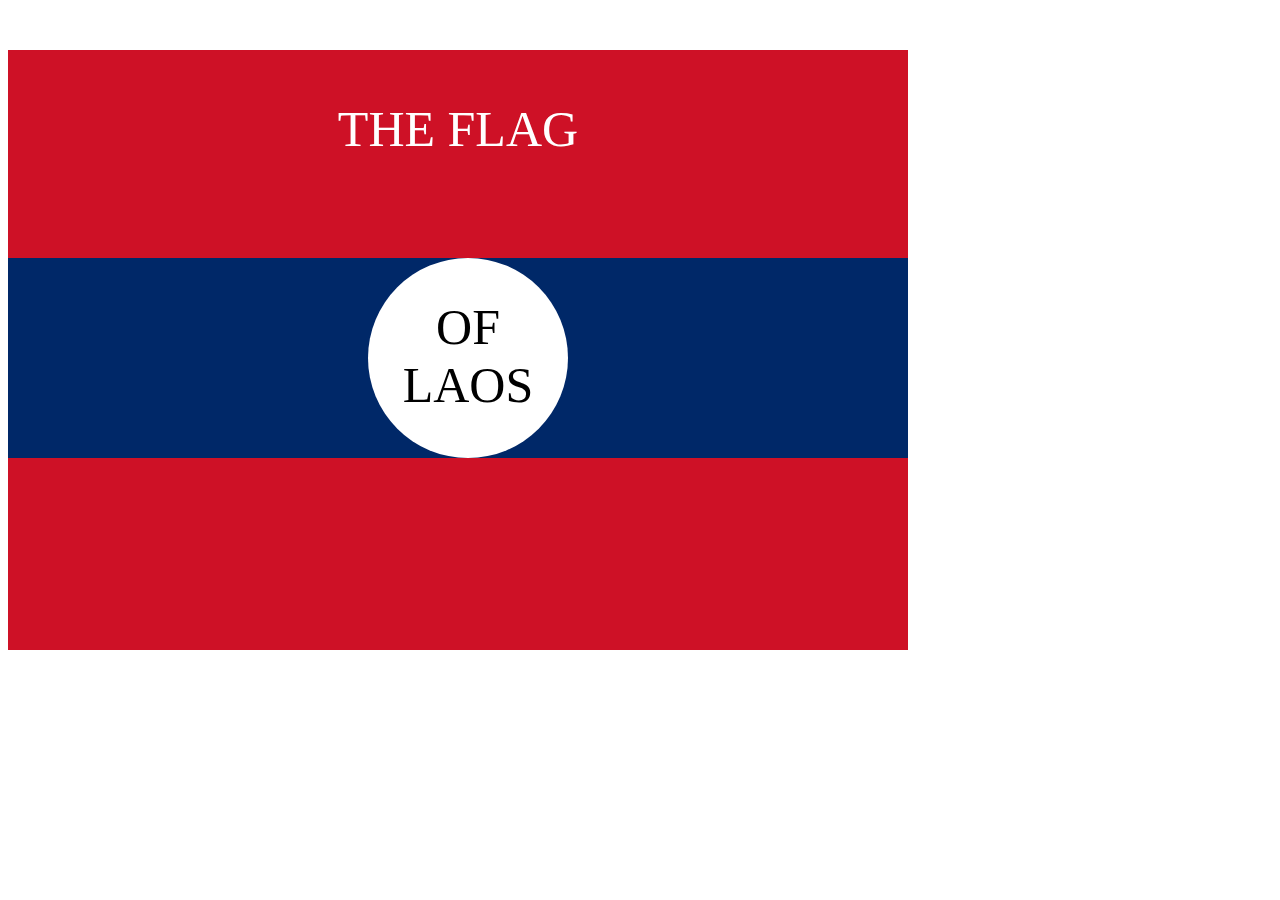
<file: Flag/index.html>
<!DOCTYPE html>
<html lang="en">

<head>
  <meta charset="UTF-8">
  <title>CSS Flag Project</title>
  <style>
    .flag{
      background-color: #CE1126;
      width:900px;
      height:600px;
      text-align:center;
      text-transform: uppercase;
      font-family: 'Times New Roman', Times, serif;
      font-size:50px;  }
    .flag p{
      text-align:center;
      position: relative;
      top:50px;
      left:auto;
      color:white;
    }
    .flag>div{
      background-color: #002868;
      width:900px;
      height:200px;
      position:relative;
      top:100px;

    }
    .circle{
      width:200px;
      height:200px;
      border-radius: 50%;
      position:relative;
      top:0px;
      left:360px;
      background-color: white;
    }
    .circle p{
      text-align:center;
      position: relative;
      color:black;
      top:40px;
      left:auto;
    }

  </style>
</head>

<body>
  <div class="flag">
    <p>The Flag</p>
    <div>

      <div class="circle">
        <p>of Laos</p>
      </div>
    </div>
  </div>
</body>

</html>
</file>
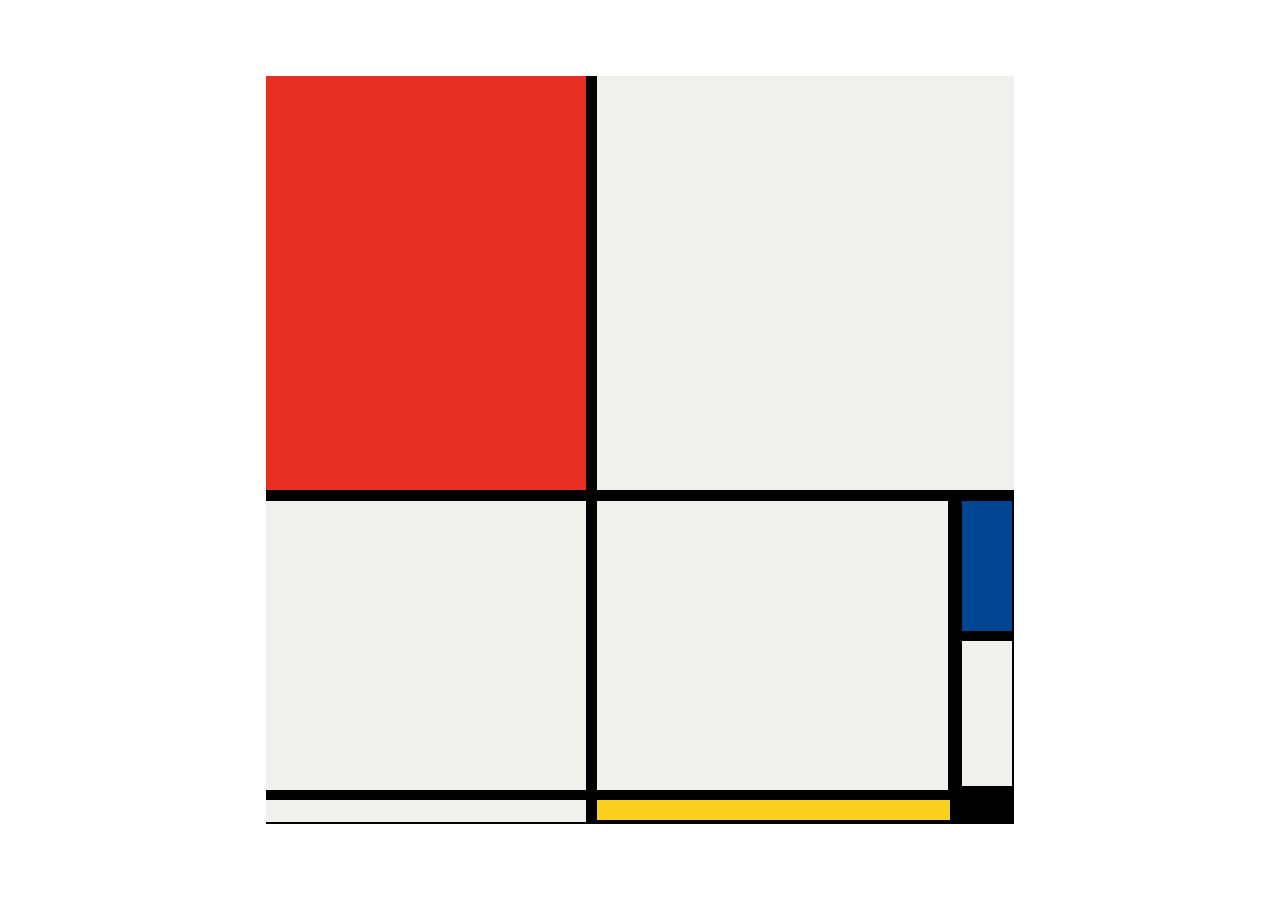
<file: Paint/index.html>
<!DOCTYPE html>
<html lang="en">

<head>
  <meta charset="UTF-8">
  <meta name="viewport" content="width=device-width, initial-scale=1.0">
  <title>Mondrian Project</title>
  <style>
    body {
      display: flex;
      justify-content: center;
      align-items: center;
      height: 100vh;
      margin: 0;
      padding: 0;
    }
    .container{
      display:grid;
      width:748px;
      height:748px;
      gap:9px;
      background-color: black;
    }
    .red{
      background-color:#E72F24;
      width:320px;
      height:414px;
    }
    .white1 {
      background-color:#F0F1EC;
      height:414px;
      grid-column:span 2;
    }
    .white2{
      background-color:#F0F1EC;
      width:320px;
      height:289px;
      grid-column-start: 1;
      grid-row-start:2;
    }
    .white3{
      background-color:#F0F1EC;
      width:351px;
      height:289px;
      grid-area:2/2/4/2;
    }
  .blue{
      background-color:#004592;
      width:50px;
      height:130px;
      grid-column-start: 3;
      grid-row-start: 2;
      border-bottom:10px solid black;
    }
    .white4{
      background-color:#F0F1EC;
      width:50px;
      height:285px;
      grid-row:span 2;
      grid-column-start: 3;
      grid-row-start: 2;
    }
    .white5{
      background-color:#F0F1EC;
      width:320px;
      height:22px;
      grid-column-start: 1;
      grid-row-start: 3;
    }
    .yellow{
      background-color:#F9D01E;
      width:353px;
      height:20px;
      grid-column-start: 2;
      grid-row-start: 3;
    }
  </style>
</head>

<body>
  <div class="container">
    <div class="red"></div>
    <div class="white1"></div>
    <div class="white2"></div>
    <div class="white3"></div>
    <div class="white4"></div>
    <div class="white5"></div>
    <div class="blue"></div>
    <div class="yellow"></div>
    <div class="black"></div>
    </div>
  </div>
</body>

</html>
</file>
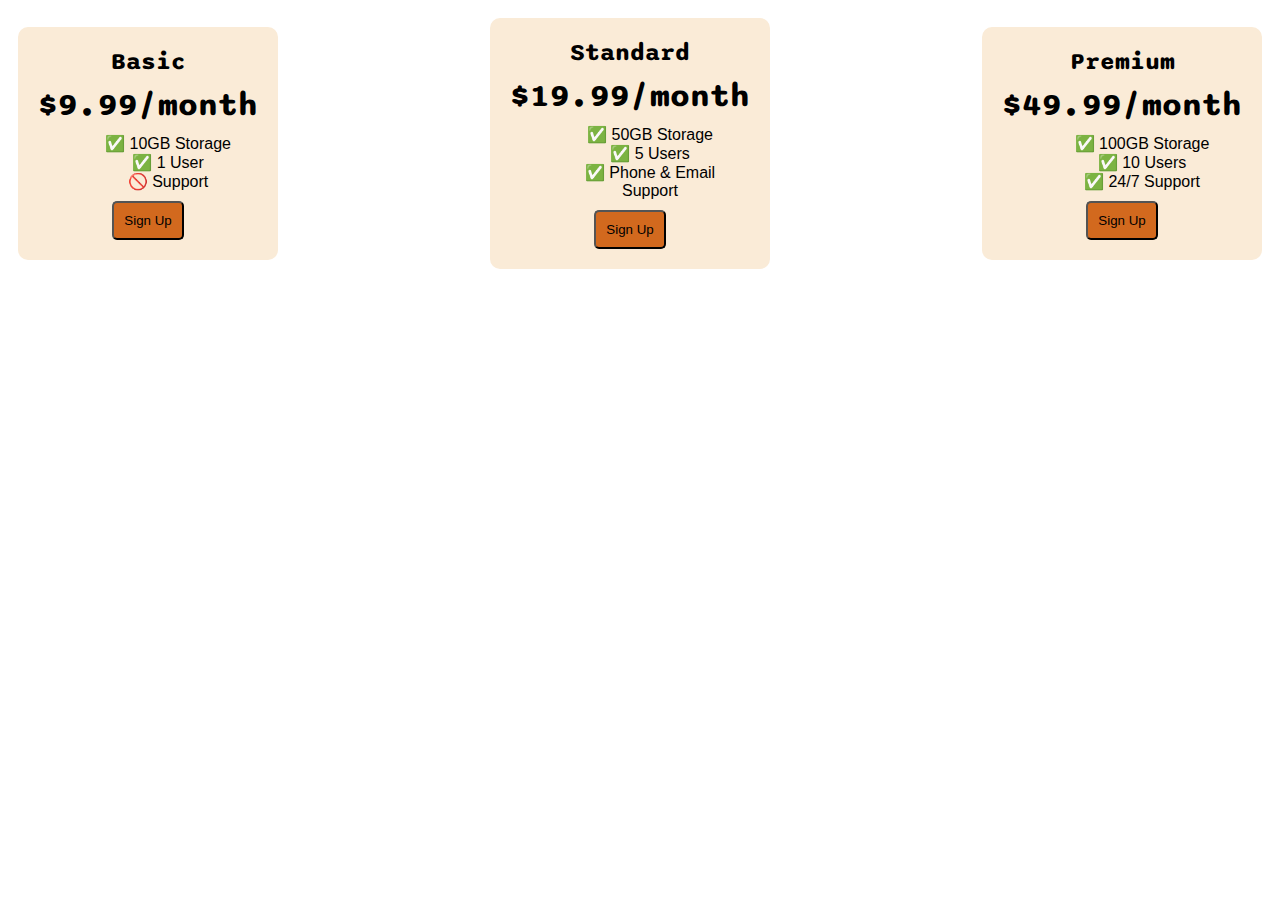
<file: Price_list/index.html>
<!DOCTYPE html>
<html>
  <head>
    <title>Flexbox Pricing Table</title>
    <link rel="preconnect" href="https://fonts.googleapis.com" />
    <link rel="preconnect" href="https://fonts.gstatic.com" crossorigin />
    <link
      href="https://fonts.googleapis.com/css2?family=Sono:wght@400;700&display=swap"
      rel="stylesheet"
    />
    <style>
      body {
        font-family: "Sono", sans-serif;
      }
      .pricing-container{
        display:flex;
        justify-content:space-between;
        flex-wrap:wrap;
        gap:10px;
        align-items: center;
      }
      .pricing-container > *{
        flex:1;
        flex-shrink:0;
        flex-grow:0;
        margin:10px;
        padding:20px;
        border:0px solid #171111;
        border-style: solid;
        border-radius:10px;
        text-align:center;   
        background-color: antiquewhite;   
      }
      .plan-title{
        font-size:1.5em;
        font-weight:bold;
        margin-bottom:10px;
        align-items: center;
      }
      .plan-features{
        list-style:none;
        padding:none;
        margin:10px;
        flex-basis:10px;
        font-family: 'Franklin Gothic Medium', 'Arial Narrow', Arial, sans-serif;
        font-size:1rem;
      }
      .plan-price{
        font-size:2em;
        font-weight:bold;
        margin-bottom:10px;
      }
      .plan-button{
        padding:10px;
        background-color: chocolate;
        border-radius:5px;
      }
      /* Hint: What can you do with a media query and flexbox? */
      @media (max-width: 1250px) {
        .pricing-container{
          flex-direction: column;
          height:100%;
      }
    </style>
  </head>

  <body>
    <div class="pricing-container">
      <div class="pricing-plan">
        <div class="plan-title">Basic</div>
        <div class="plan-price">$9.99/month</div>
        <ul class="plan-features">
          <li>✅ 10GB Storage</li>
          <li>✅ 1 User</li>
          <li>🚫 Support</li>
        </ul>
        <button class="plan-button">Sign Up</button>
      </div>
      <div class="pricing-plan">
        <div class="plan-title">Standard</div>
        <div class="plan-price">$19.99/month</div>
        <ul class="plan-features">
          <li>✅ 50GB Storage</li>
          <li>✅ 5 Users</li>
          <li>✅ Phone &amp; Email Support</li>
        </ul>
        <button class="plan-button">Sign Up</button>
      </div>
      <div class="pricing-plan">
        <div class="plan-title">Premium</div>
        <div class="plan-price">$49.99/month</div>
        <ul class="plan-features">
          <li>✅ 100GB Storage</li>
          <li>✅ 10 Users</li>
          <li>✅ 24/7 Support</li>
        </ul>
        <button class="plan-button">Sign Up</button>
      </div>
    </div>
  </body>
</html>
</file>
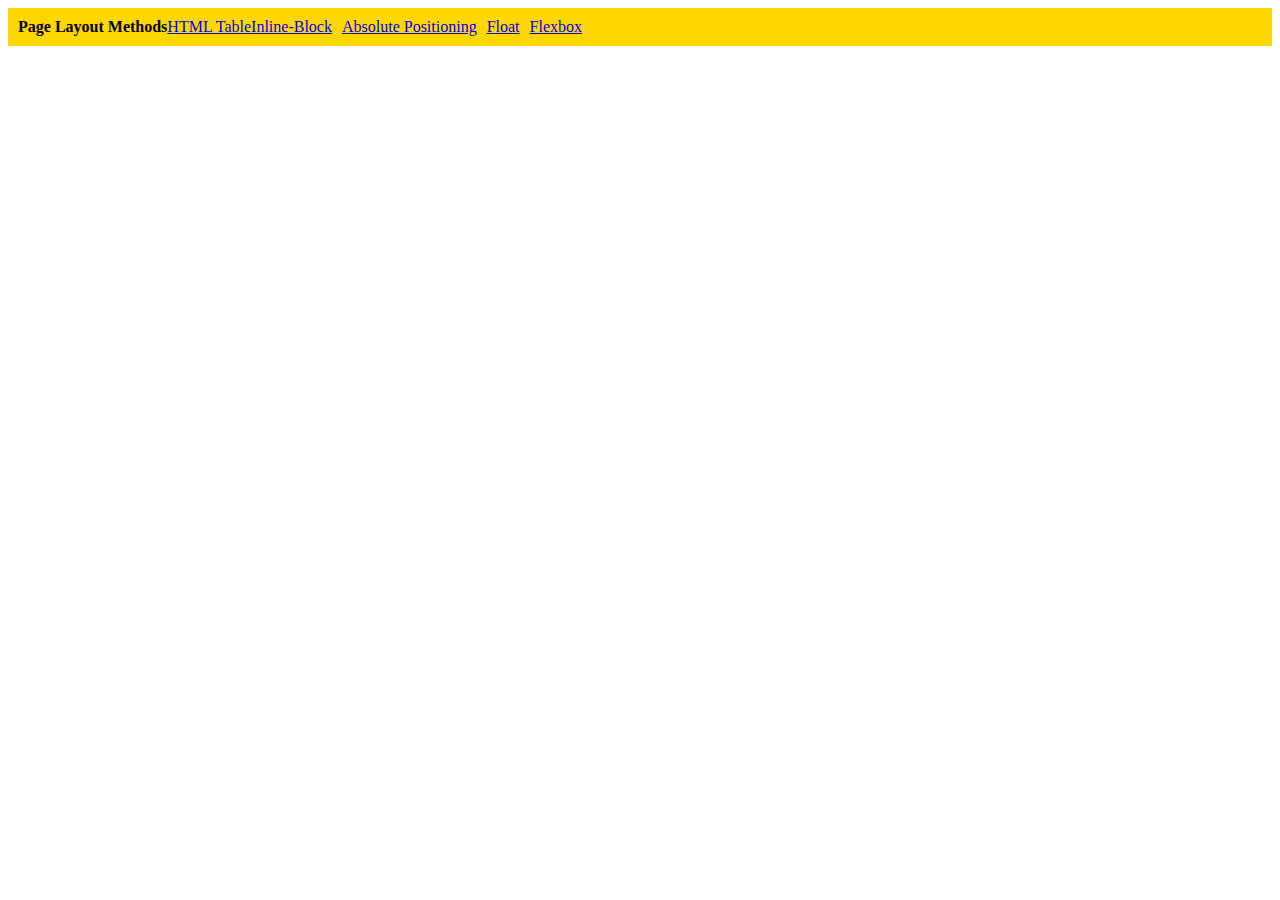
<file: Working_With_Flex/index.html>
<!DOCTYPE html>
<html lang="en">

<head>
  <meta charset="UTF-8">
  <meta name="viewport" content="width=device-width, initial-scale=1.0">
  <title>Column Layout Methods</title>
  <style>
    p {
      padding: 0;
      margin: 0;
      font-weight: 700;
      display:inline-flex;
      gap:10px;
    }

    li {
      display:inline-flex;
      gap:10px;
      list-style: none;
    }

    .container {
      padding: 10px;
      background-color: gold;
      display:flex;
    }

  </style>
</head>

<body>
  <div class="container">
    <p>Page Layout Methods</p>

    <li><a href="Links.html">HTML Table</a></li>
    <li><a href="Links-1.html">Inline-Block</li>
    <li><a href="Links-2.html">Absolute Positioning</li>
    <li><a href="Links-3.html">Float</li>
    <li><a href="Links-4.html">Flexbox</li>

  </div>
</body>

</html>
</file>
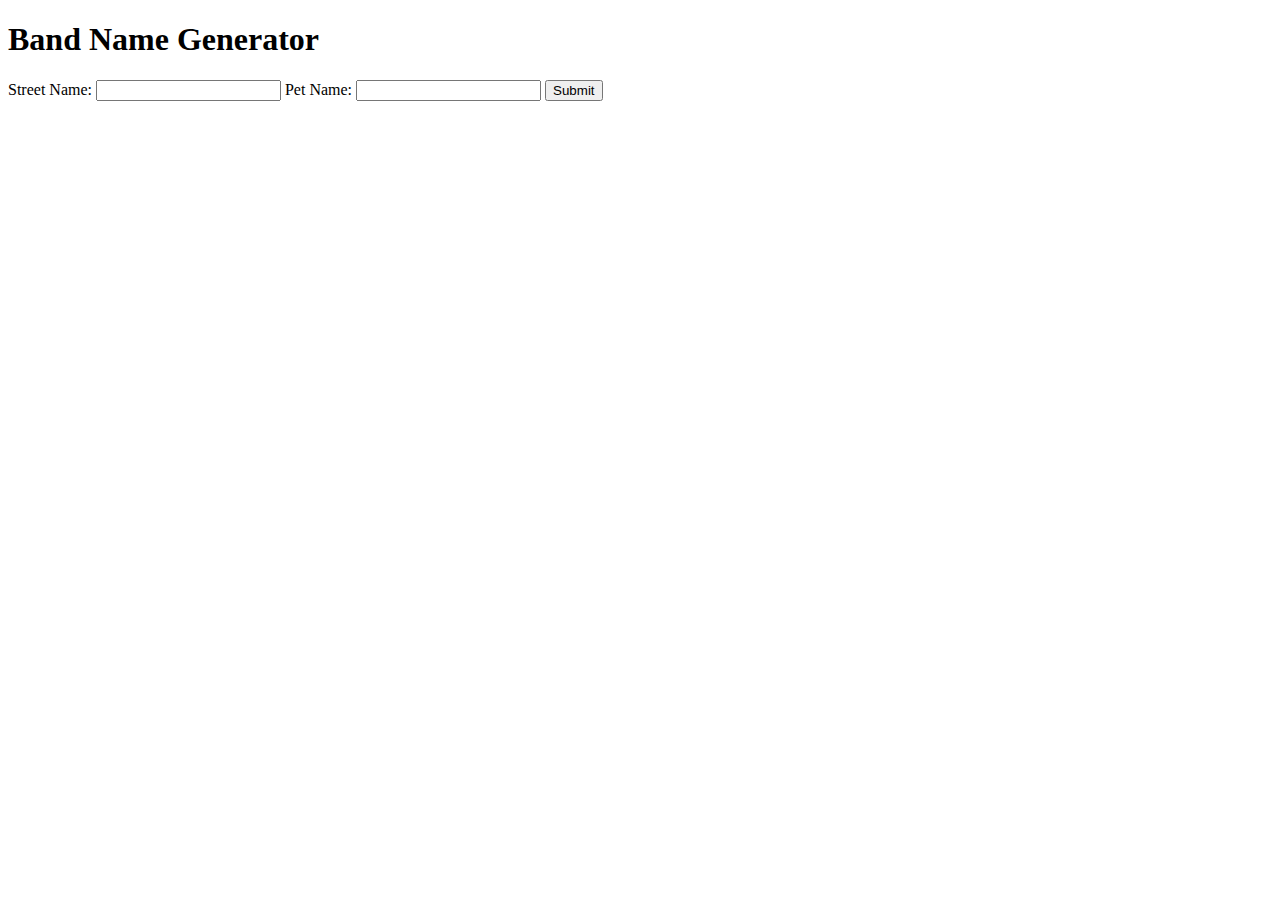
<file: Band/public/index.html>
<!DOCTYPE html>
<html lang="en">

<head>
  <meta charset="UTF-8">
  <meta name="viewport" content="width=device-width, initial-scale=1.0">
  <title>Band Name Generator</title>
</head>

<body>
  <h1>Band Name Generator</h1>
  <form action="/submit" method="POST">
    <label for="street">Street Name:</label>
    <input type="text" name="street" required>
    <label for="pet">Pet Name:</label>
    <input type="text" name="pet" required>
    <input type="submit" value="Submit">
  </form>
</body>

</html>
</file>
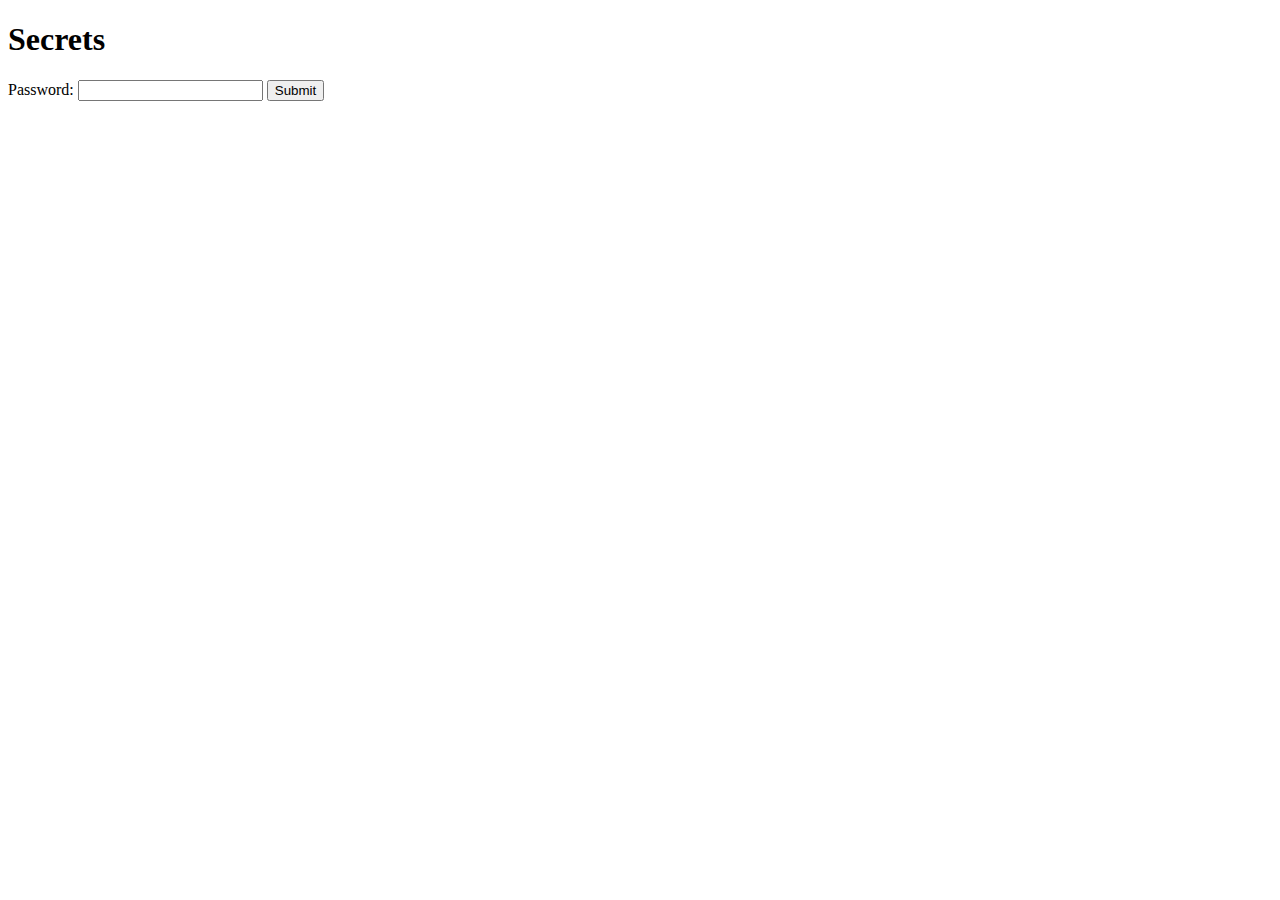
<file: Sec/public/index.html>
<!DOCTYPE html>
<html>

<head>
  <title>Secrets</title>
</head>

<body>
  <h1>Secrets</h1>
  <form action="/check" method="POST">
    <label for="password">Password:</label>
    <input type="password" id="password" name="password" required>
    <input type="submit" value="Submit">
  </form>
</body>

</html>
</file>
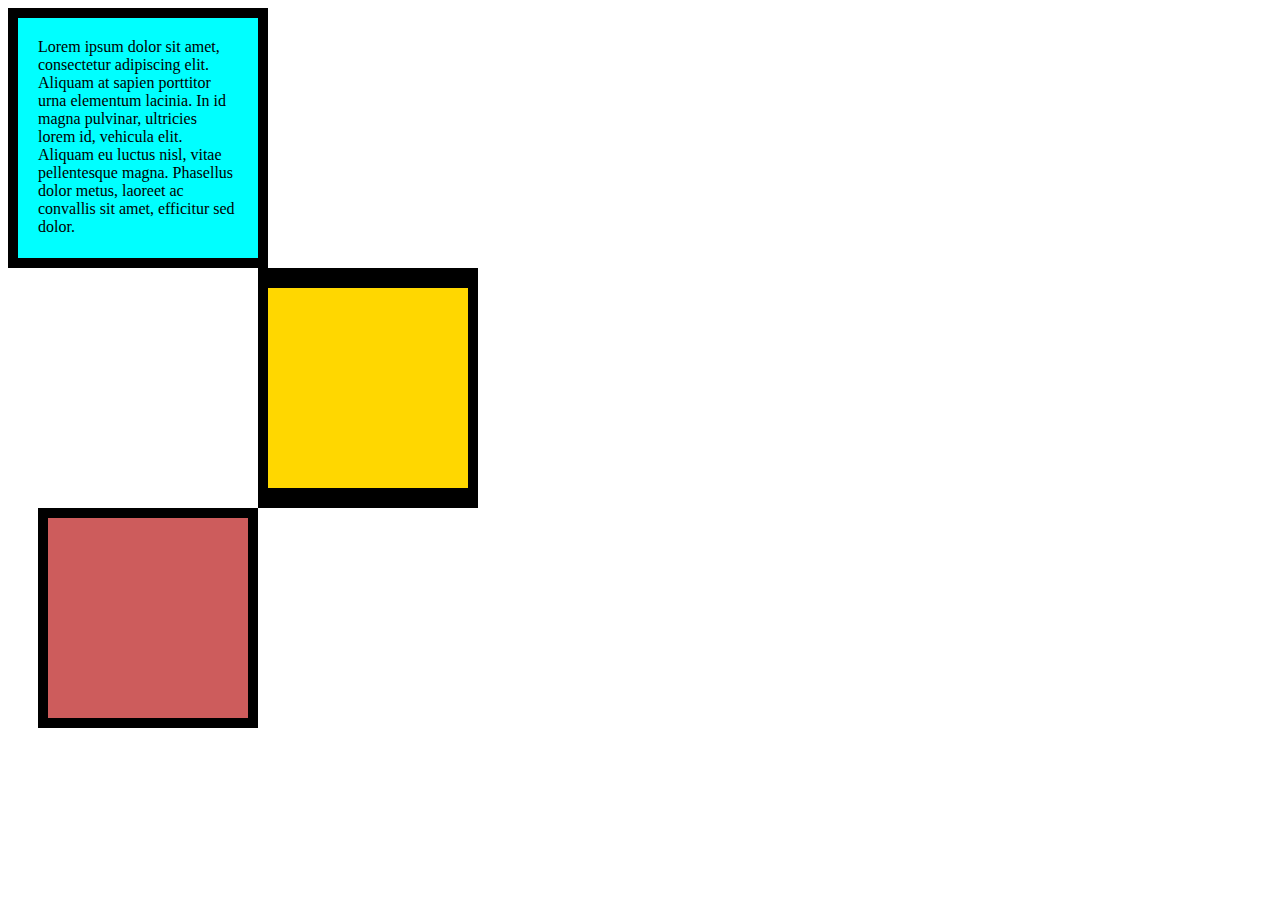
<file: index1.html>
<!-- TODOs:
1. Create 3 Boxes using the div element.
2. Set their sizes to 200px heigh by 200px wide.
3. Set different background colors for each of the boxes (I used cadetblue, gold and indianred).
4. Add a paragraph <p> element into the first div and add the following words:
    Lorem ipsum dolor sit amet, consectetur adipiscing elit. Aliquam at sapien porttitor urna elementum lacinia. In
    id magna pulvinar, ultricies lorem id, vehicula elit. Aliquam eu luctus nisl, vitae pellentesque magna. Phasellus
    dolor metus, laoreet ac convallis sit amet, efficitur sed dolor.
5. Set the 1st div to have 20px padding all around with a black 10px border.
6. Fix the style of the <p> element to remove all margins.
Hint: Use the CSS inspector in Chrome.
7. Set the 2nd div to have a 20px border on top and bottom and 10px border left and right. (See goal image)
8. Set the 3rd div to have a 10px border 
9. Set the margins for the divs so that each box corner touches the other. (See the goal image)
-->
<!DOCTYPE html>
<html lang="en">

<head>
  <meta charset="UTF-8">
  <title>CSS Box Model</title>
  <style>
    p{
      margin: auto;
    }
    div{
      width:200px;
      height:200px;
      margin:0;
      padding:0;
    }
      .first{
        padding:20px;
        border:10px solid black;
        background-color: aqua;
      }
      .second{
        border: solid black;
        border-width:20px 10px 20px 10px;
        margin-left:250px;
        background-color: gold;
      }
      .third{
        border:10px solid black;
        margin-left:30px;
        background-color: indianred;
      }
  </style>
</head>

<body>
<div class="first">
  <p>
    Lorem ipsum dolor sit amet, consectetur adipiscing elit. Aliquam at sapien porttitor urna elementum lacinia. In
    id magna pulvinar, ultricies lorem id, vehicula elit. Aliquam eu luctus nisl, vitae pellentesque magna. Phasellus
    dolor metus, laoreet ac convallis sit amet, efficitur sed dolor.
  </p>
</div>
<div class="second">
  <p></p>
</div>
<div class="third">
  <p></p>
</div>

</body>

</html>
</file>
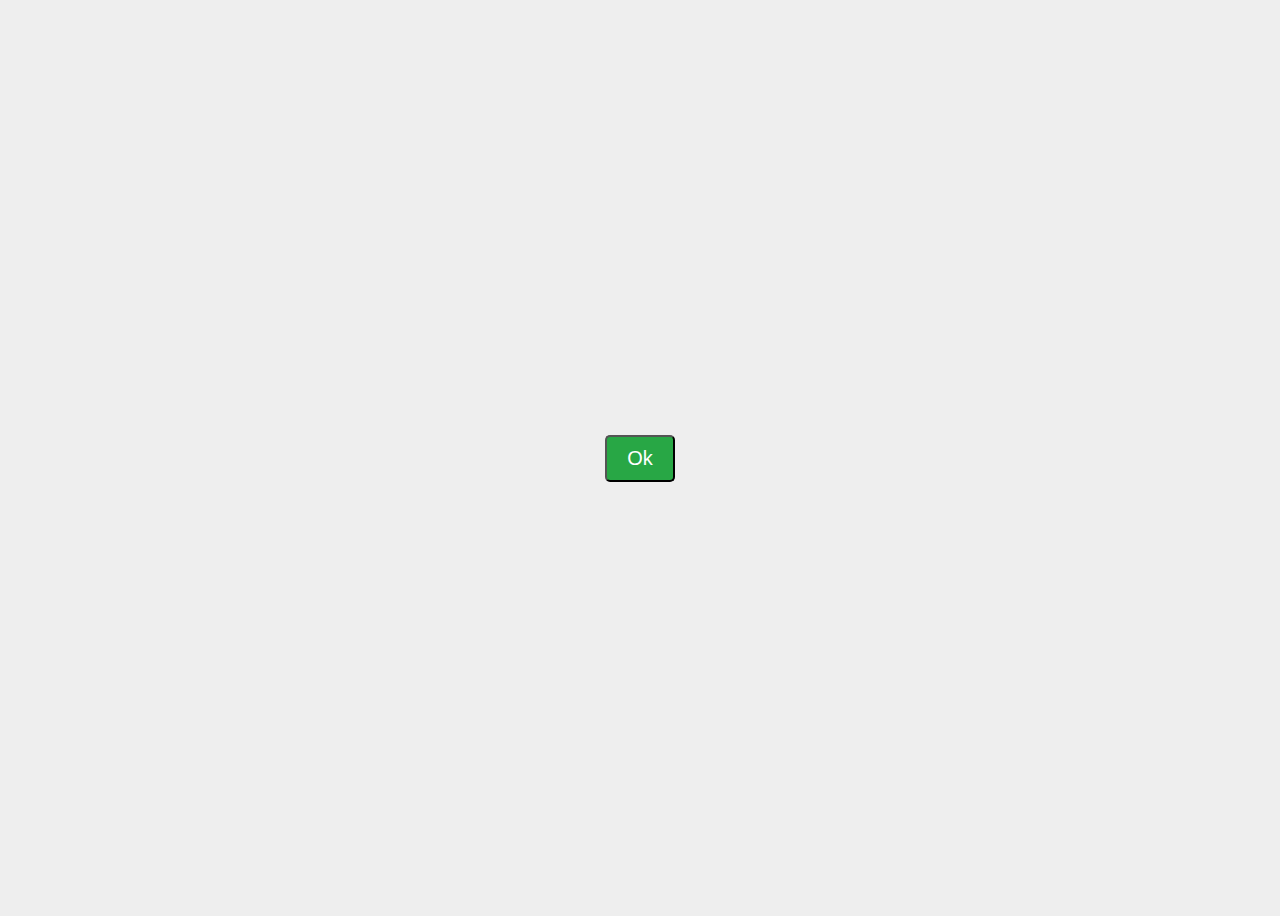
<file: Bootstrap/First_Button.html>
<!DOCTYPE html>
<html lang="en">

<head>
  <meta charset="UTF-8">
  <meta name="viewport" content="width=device-width, initial-scale=1.0">
  <title>Bootstrap Components</title>
  <link href="https://cdn.jsdelivr.net/npm/bootstrap@5.3.0-alpha2/dist/css/bootstrap.min.css" rel="stylesheet"
    integrity="sha384-aFq/bzH65dt+w6FI2ooMVUpc+21e0SRygnTpmBvdBgSdnuTN7QbdgL+OapgHtvPp" crossorigin="anonymous">
  <style>
    body{
      display:flex;
      justify-content: center;
      align-items: center;
      height: 100vh;
      background-color: #eee;
    }
    .btn{
      padding: 10px 20px;
      font-size: 20px;
      border-radius: 5px;
    }
    .btn-success{
      background-color: #28a745;
      color: #fff;
    }
  </style>
</head>

<body>
  <button type="button" class="btn btn-success">Ok</button>
</body>

</html>
</file>
